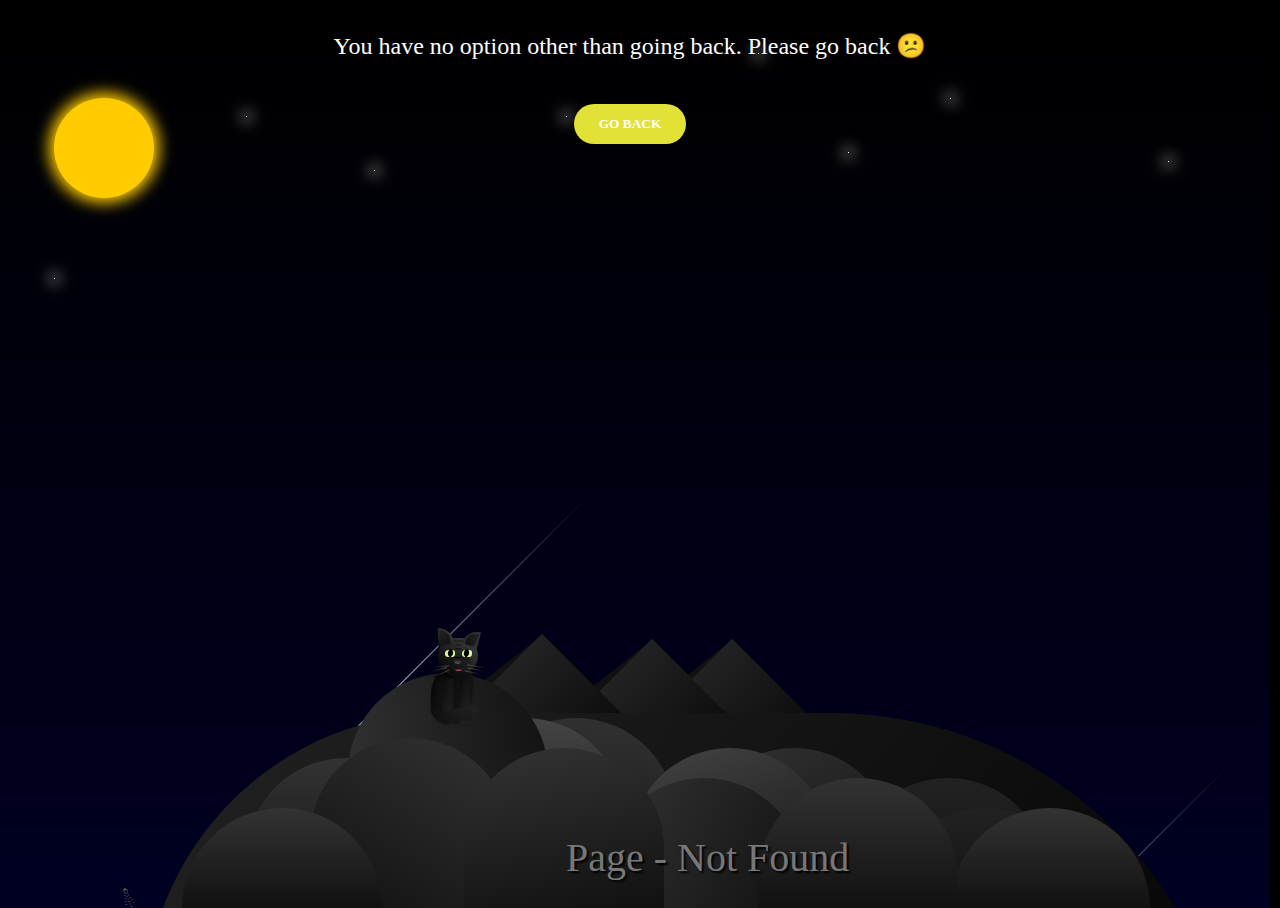
<file: no.html>
<!DOCTYPE html>
<html lang="en">
<head>
    <meta charset="UTF-8">
    <meta name="viewport" content="width=device-width, initial-scale=1.0">
    <title>Go Back Saad</title>
    <link rel="shortcut icon" href="images/26a0.png" type="image/svg+xml">

    <link rel="stylesheet" href="no.css">
   
</head>
<body>
  
    <div class="fon">
        <!-- Your animated background elements here -->
        <div class="horizon"><div></div><div></div><div></div><div></div><div></div><div></div><div></div><div></div><div></div><div></div><div></div><div></div><div></div><div></div><div></div><div></div></div>
        <div class="hill"></div>
        <span class="not-found">Page - Not Found</span>
        <!-- <span class="page-404">ERROR 404</span> -->
        <div class="moon-sky"></div>
        <div class="satellite">☄</div>
        <div class="meteores">
            <div></div>
            <div></div>
            <div></div>
        </div>
        <div class="cosmos-star">
            <div></div>
            <div></div>
            <div></div>
            <div></div>
            <div></div>
            <div></div>
            <div></div>
            <div></div>
        </div>
        <div class="my-cat">
            <div class="ear-l">
                <div class="ear-fur-l"></div>
            </div>
            <div class="ear-r">
                <div class="ear-fur-r"></div>
            </div>
            <div class="head-cat">
                <div class="tabby-cat"></div>
                <div class="tabby-cat-1"></div>
                <div class="tabby-cat-2"></div>
                <div class="eye-l">
                    <div class="eye-lz"></div>
                </div>
                <div class="cat-nose"></div>
                <div class="eye-r">
                    <div class="eye-rz"></div>
                </div> 
                <div class="muzzle-cat"></div>
                <div class="jaws-cat"></div>
                <div class="whiskers">
                    <div></div>
                    <div></div>
                    <div></div>
                    <div></div>
                    <div></div>
                    <div></div>
                </div>
            </div>
            <div class="body-cat"></div>
            <div class="body-cat-1"></div>
            <div class="paw-cat-l"><div></div></div>
            <div class="paw-cat-r"><div></div></div>
            <div class="tail-cat"></div>
        </div>
        <div class="rock">
            <div class="rock-mountain_1"></div>
            <div class="rock-mountain_s_1"></div>
            <div class="rock-mountain_2"></div>
            <div class="rock-mountain_s_2"></div>
            <div class="rock-mountain_3"></div>
            <div class="rock-mountain_s_3"></div>
        </div>
        <!-- Text overlay -->
        <div class="text-over">
            <p style="font-family: serif;">You have no option other than going back. Please go back &#128533;</p>
            <a href="page4.html"><button class="btn" style=" font-family: cursive; cursor: pointer;"> GO BACK</button></a>
            
        </div>
    </div>
</body>
</html>
</file>
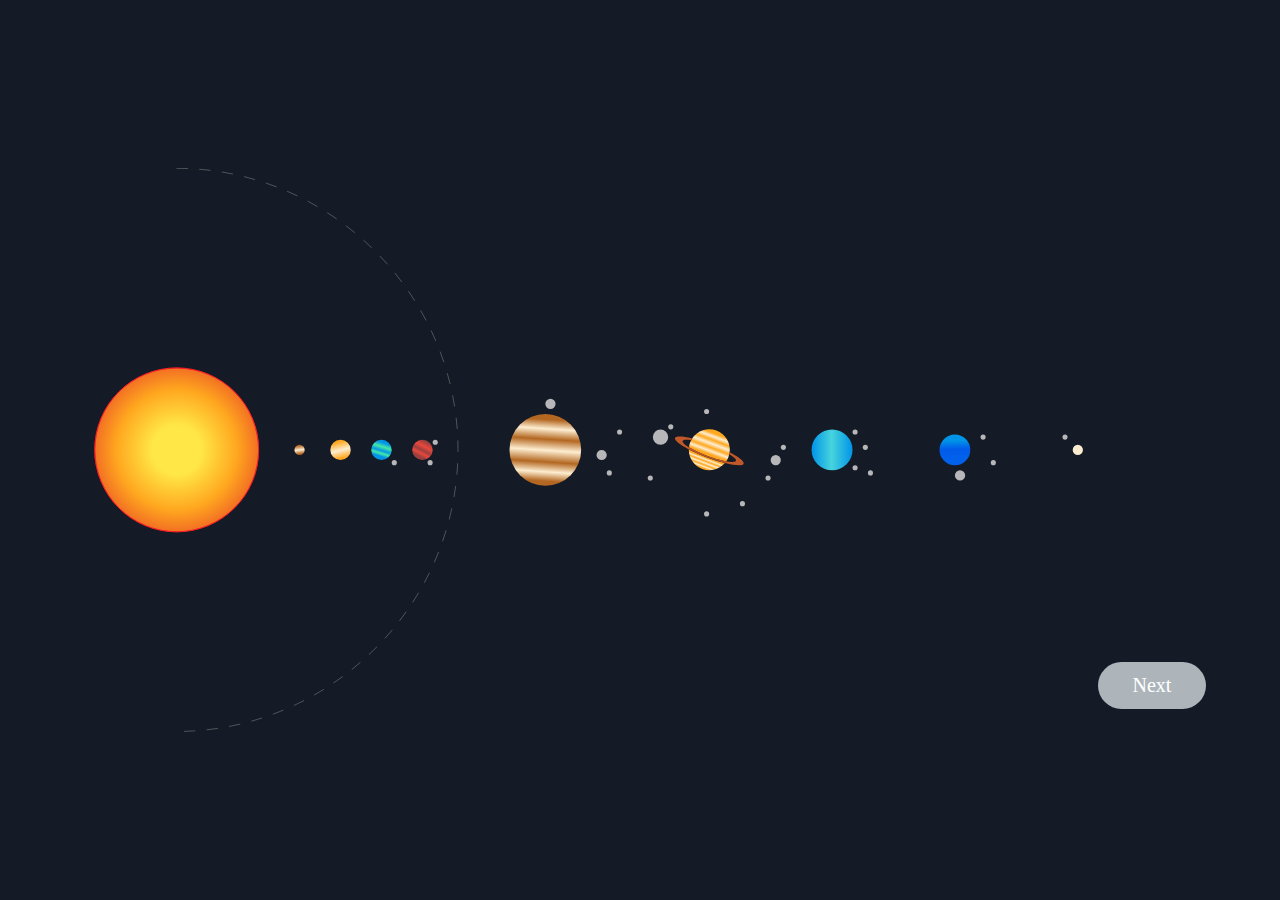
<file: page7.html>
<!DOCTYPE html>
<html lang="en">
  <head>
    <meta charset="UTF-8" />
    <meta http-equiv="X-UA-Compatible" content="IE=edge" />
    <meta name="viewport" content="width=device-width, initial-scale=1.0" />
    <link rel="shortcut icon" href="images/moon2.png" type="image/svg+xml">

    <title>Isn't that interesting?</title>
    <link rel="stylesheet" type="text/css" href="page7.css" />
  </head>
  <body>
    <div class="container">
      <svg
        id="SolarSystem"
        xmlns="http://www.w3.org/2000/svg"
        xmlns:xlink="http://www.w3.org/1999/xlink"
        viewBox="0 0 1800 991"
      >
        <defs>
          <linearGradient
            id="linear-gradient"
            x1="395.59"
            y1="488.18"
            x2="397.36"
            y2="502.41"
            gradientUnits="userSpaceOnUse"
          >
            <stop offset="0" stop-color="#b36721" />
            <stop offset="0.52" stop-color="#fdedd0" />
            <stop offset="1" stop-color="#b36721" />
          </linearGradient>
          <linearGradient
            id="linear-gradient-2"
            x1="464.98"
            y1="481.63"
            x2="472.09"
            y2="509.63"
            gradientUnits="userSpaceOnUse"
          >
            <stop offset="0" stop-color="#ffa81f" />
            <stop offset="0.52" stop-color="#fdedd0" />
            <stop offset="1" stop-color="#ffa81f" />
          </linearGradient>
          <radialGradient
            id="radial-gradient"
            cx="180.5"
            cy="495.5"
            r="144"
            gradientUnits="userSpaceOnUse"
          >
            <stop offset="0.3" stop-color="#ffe747" />
            <stop offset="0.73" stop-color="#ffa81f" />
            <stop offset="1" stop-color="#f27023" />
          </radialGradient>
          <linearGradient
            id="linear-gradient-3"
            x1="544.36"
            y1="482.95"
            x2="537.25"
            y2="506.06"
            gradientUnits="userSpaceOnUse"
          >
            <stop offset="0" stop-color="#0094e8" />
            <stop offset="0.31" stop-color="#45e8a6" />
            <stop offset="0.59" stop-color="#0499e4" />
            <stop offset="0.8" stop-color="#45e8a6" />
            <stop offset="1" stop-color="#0094e8" />
          </linearGradient>
          <linearGradient
            id="linear-gradient-4"
            x1="619.49"
            y1="481.86"
            x2="607.04"
            y2="506.15"
            gradientUnits="userSpaceOnUse"
          >
            <stop offset="0" stop-color="#9c403d" />
            <stop offset="0.31" stop-color="#ea473d" />
            <stop offset="0.59" stop-color="#9c403d" />
            <stop offset="0.8" stop-color="#ea473d" />
            <stop offset="1" stop-color="#9c403d" />
          </linearGradient>
          <linearGradient
            id="linear-gradient-5"
            x1="832.01"
            y1="442.22"
            x2="824.9"
            y2="550.07"
            gradientUnits="userSpaceOnUse"
          >
            <stop offset="0" stop-color="#b36721" />
            <stop offset="0.15" stop-color="#fdedd0" />
            <stop offset="0.32" stop-color="#b36721" />
            <stop offset="0.5" stop-color="#fdedd0" />
            <stop offset="0.69" stop-color="#b36721" />
            <stop offset="0.85" stop-color="#fdedd0" />
            <stop offset="1" stop-color="#b36721" />
          </linearGradient>
          <linearGradient
            id="linear-gradient-6"
            x1="1224.17"
            y1="519.29"
            x2="1224.17"
            y2="537.77"
            gradientTransform="translate(253.58 -396.55) rotate(20.47)"
            gradientUnits="userSpaceOnUse"
          >
            <stop offset="0" stop-color="#ffa81f" />
            <stop offset="0.15" stop-color="#fdedd0" />
            <stop offset="0.32" stop-color="#ffa81f" />
            <stop offset="0.5" stop-color="#fdedd0" />
            <stop offset="0.69" stop-color="#ffa81f" />
            <stop offset="0.85" stop-color="#fdedd0" />
            <stop offset="1" stop-color="#ffa81f" />
          </linearGradient>
          <linearGradient
            id="linear-gradient-7"
            x1="1224.2"
            y1="474.2"
            x2="1224.2"
            y2="510.95"
            xlink:href="#linear-gradient-6"
          />
          <linearGradient
            id="linear-gradient-8"
            x1="1296.5"
            y1="495.5"
            x2="1368.5"
            y2="495.5"
            gradientUnits="userSpaceOnUse"
          >
            <stop offset="0" stop-color="#0094e8" />
            <stop offset="0.49" stop-color="#47d4dd" />
            <stop offset="1" stop-color="#0094e8" />
          </linearGradient>
          <linearGradient
            id="linear-gradient-9"
            x1="1548.19"
            y1="479.16"
            x2="1548.78"
            y2="509.98"
            gradientUnits="userSpaceOnUse"
          >
            <stop offset="0" stop-color="#0094e8" />
            <stop offset="0.49" stop-color="#015beb" />
            <stop offset="1" stop-color="#0161eb" />
          </linearGradient>
        </defs>
        <circle
          id="MercuryCentre"
          cx="396.5"
          cy="495.5"
          r="9"
          fill="url(#linear-gradient)"
        />
        <circle
          id="VenusCentre"
          cx="468.5"
          cy="495.5"
          r="18"
          fill="url(#linear-gradient-2)"
        />
        <g id="SunGroup">
          <circle cx="180.5" cy="495.5" r="144" fill="url(#radial-gradient)" />
          <circle
            class="SunRing1"
            cx="180.5"
            cy="495.5"
            r="144"
            fill="none"
            stroke="#ff1d25"
            stroke-miterlimit="10"
          />
          <circle
            class="SunRing2"
            cx="180.5"
            cy="495.5"
            r="144"
            fill="none"
            stroke="#ff1d25"
            stroke-miterlimit="10"
          />
          <circle
            class="SunRing3"
            cx="180.5"
            cy="495.5"
            r="144"
            fill="none"
            stroke="#ff1d25"
            stroke-miterlimit="10"
          />
        </g>
        <g id="EarthGroup">
          <circle
            id="Earth"
            cx="540.5"
            cy="495.5"
            r="18"
            fill="url(#linear-gradient-3)"
          />
          <circle
            class="Moon EarthMoon"
            cx="563"
            cy="518"
            r="4.5"
            fill="#b7b7b9"
          />
        </g>
        <g id="MarsGroup">
          <circle
            id="Mars"
            cx="612.5"
            cy="495.5"
            r="18"
            fill="url(#linear-gradient-4)"
          />
          <circle
            class="Moon MarsMoon1"
            cx="626"
            cy="518"
            r="4.5"
            fill="#b7b7b9"
          />
          <circle
            class="Moon MarsMoon2"
            cx="635"
            cy="482"
            r="4.5"
            fill="#b7b7b9"
          />
        </g>
        <path
          id="AsteroidBelt"
          d="M287.5,9c271.55,0,495,223.45,495,495s-223.45,495-495,495"
          transform="translate(-107.5 -8.5)"
          fill="none"
          stroke="gray"
          stroke-miterlimit="10"
        />
        <g id="JupiiterGroup">
          <circle
            id="Jupiter"
            cx="828.5"
            cy="495.5"
            r="63"
            fill="url(#linear-gradient-5)"
          />
          <circle
            class="Moon JupiterMoon"
            style="--i: 0"
            cx="837.5"
            cy="414.5"
            r="9"
            fill="#b7b7b9"
          />
          <circle
            class="Moon JupiterMoon"
            style="--i: 1"
            cx="927.5"
            cy="504.5"
            r="9"
            fill="#b7b7b9"
          />
          <circle
            class="Moon JupiterMoon"
            style="--i: 2"
            cx="941"
            cy="536"
            r="4.5"
            fill="#b7b7b9"
          />
          <circle
            class="Moon JupiterMoon"
            style="--i: 3"
            cx="959"
            cy="464"
            r="4.5"
            fill="#b7b7b9"
          />
        </g>
        <g id="SaturnGroup">
          <path
            d="M1251.62,527.13a36,36,0,0,1-63.37-23.86,293.89,293.89,0,0,0,31.83,13.91A298.77,298.77,0,0,0,1251.62,527.13Z"
            transform="translate(-107.5 -8.5)"
            fill="url(#linear-gradient-6)"
          />
          <path
            d="M1258,516.31a35.88,35.88,0,0,1-4.14,7.92,208.15,208.15,0,0,1-32.82-9.57c-13.14-4.91-24.63-10.35-32.53-15.16a36,36,0,0,1,2-8.37,35.91,35.91,0,0,1,3.65-7.2,36,36,0,0,1,65.8,24.34,35.38,35.38,0,0,1-.63,3.51A36.08,36.08,0,0,1,1258,516.31Z"
            transform="translate(-107.5 -8.5)"
            fill="url(#linear-gradient-7)"
          />
          <path
            d="M1284.63,528.39c-1.54,4.13-14.67,3.35-33-1.26a298.77,298.77,0,0,1-31.54-10,293.89,293.89,0,0,1-31.83-13.91c-16-8.25-25.78-15.91-24.28-19.92s13.33-3.4,30.2.58a36.58,36.58,0,0,0-1.86,3.17c-8.41-1.34-14-1-14.85,1.29s3.39,6.45,11,11.11c7.9,4.81,19.39,10.25,32.53,15.16a208.15,208.15,0,0,0,32.82,9.57c9.77,1.81,16.36,1.66,17.3-.87s-3.66-6.72-11.8-11.58a35.38,35.38,0,0,0,.63-3.51C1276.19,516.61,1286.14,524.35,1284.63,528.39Z"
            transform="translate(-107.5 -8.5)"
            fill="#c05829"
          />
          <circle
            class="Moon SaturnMoon"
            style="--i: 0"
            cx="1049"
            cy="455"
            r="4.5"
            fill="#b7b7b9"
          />
          <circle
            class="Moon SaturnMoon"
            style="--i: 1"
            cx="1031"
            cy="473"
            r="13.5"
            fill="#b7b7b9"
          />
          <circle
            class="Moon SaturnMoon"
            style="--i: 2"
            cx="1013"
            cy="545"
            r="4.5"
            fill="#b7b7b9"
          />
          <circle
            class="Moon SaturnMoon"
            style="--i: 3"
            cx="1112"
            cy="428"
            r="4.5"
            fill="#b7b7b9"
          />
          <circle
            class="Moon SaturnMoon"
            style="--i: 4"
            cx="1175"
            cy="590"
            r="4.5"
            fill="#b7b7b9"
          />
          <circle
            class="Moon SaturnMoon"
            style="--i: 5"
            cx="1112"
            cy="608"
            r="4.5"
            fill="#b7b7b9"
          />
          <circle
            class="Moon SaturnMoon"
            style="--i: 6"
            cx="1220"
            cy="545"
            r="4.5"
            fill="#b7b7b9"
          />
          <circle
            class="Moon SaturnMoon"
            style="--i: 7"
            cx="1233.5"
            cy="513.5"
            r="9"
            fill="#b7b7b9"
          />
          <circle
            class="Moon SaturnMoon"
            style="--i: 8"
            cx="1247"
            cy="491"
            r="4.5"
            fill="#b7b7b9"
          />
        </g>
        <g id="UranusGroup">
          <circle
            id="Uranus"
            cx="1332.5"
            cy="495.5"
            r="36"
            fill="url(#linear-gradient-8)"
          />
          <circle
            class="Moon UranusMoon"
            style="--i: 0"
            cx="1373"
            cy="464"
            r="4.5"
            fill="#b7b7b9"
          />
          <circle
            class="Moon UranusMoon"
            style="--i: 1"
            cx="1391"
            cy="491"
            r="4.5"
            fill="#b7b7b9"
          />
          <circle
            class="Moon UranusMoon"
            style="--i: 2"
            cx="1400"
            cy="536"
            r="4.5"
            fill="#b7b7b9"
          />
          <circle
            class="Moon UranusMoon"
            style="--i: 3"
            cx="1373"
            cy="527"
            r="4.5"
            fill="#b7b7b9"
          />
        </g>
        <g id="NeptuneGroup">
          <circle
            id="NeptuneCentre"
            cx="1548.5"
            cy="495.5"
            r="27"
            fill="url(#linear-gradient-9)"
          />
          <circle
            class="Moon NeptuneMoon"
            style="--i: 0"
            cx="1598"
            cy="473"
            r="4.5"
            fill="#b7b7b9"
          />
          <circle
            class="Moon NeptuneMoon"
            style="--i: 1"
            cx="1616"
            cy="518"
            r="4.5"
            fill="#b7b7b9"
          />
          <circle
            class="Moon NeptuneMoon"
            style="--i: 2"
            cx="1557.5"
            cy="540.5"
            r="9"
            fill="#b7b7b9"
          />
        </g>
        <g id="PlutoGroup">
          <circle id="Pluto" cx="1764.5" cy="495.5" r="9" fill="#fdedd0" />
          <circle
            class="Moon PlutoMoon"
            cx="1742"
            cy="473"
            r="4.5"
            fill="#b7b7b9"
          />
        </g>
      </svg>
      <a href="page8.html"><button class="btn" style="font-family: cursive; cursor: pointer;"><i class="fas fa-arrow-right"></i> Next</button></a>
    </div>
    
  </body>
</html>
</file>
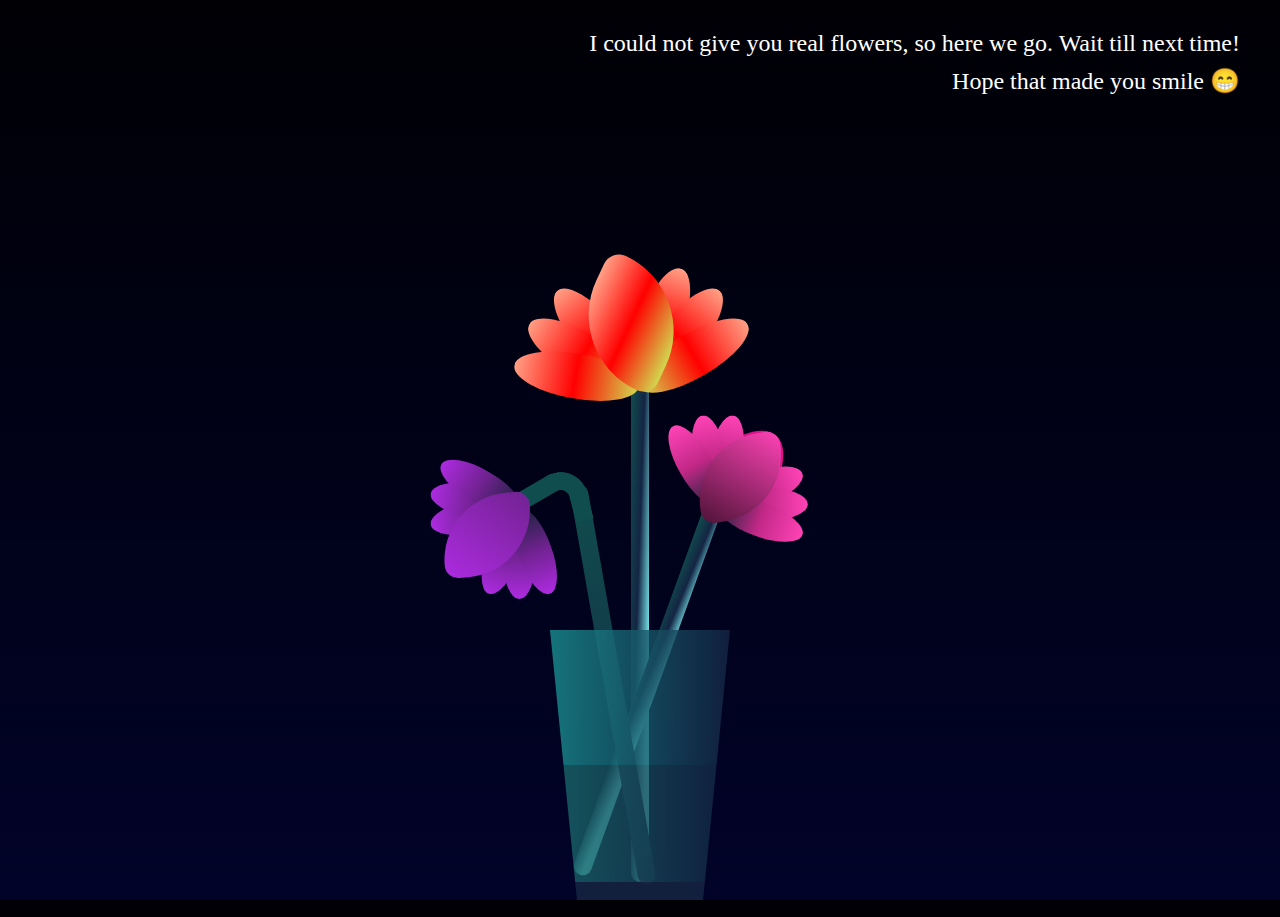
<file: page8.html>
<!DOCTYPE html>
<html lang="en">
<head>
    <meta charset="UTF-8">
    <meta name="viewport" content="width=device-width, initial-scale=1.0">
    <title>For You</title>
    <link rel="shortcut icon" href="images/flower.png" type="image/svg+xml">

    <link rel="stylesheet" href="page8.css">
</head>
<body>
    <div class="message">
        <p>I could not give you real flowers, so here we go. Wait till next time!</p>
        <p>Hope that made you smile &#128513;</p>
    </div>

    <div class="flower">
        <div class="f-wrapper">
            <div class="flower__line"></div>
            <div class="f">
                <div class="flower__leaf flower__leaf--1"></div>
                <div class="flower__leaf flower__leaf--2"></div>
                <div class="flower__leaf flower__leaf--3"></div>
                <div class="flower__leaf flower__leaf--4"></div>
                <div class="flower__leaf flower__leaf--5"></div>
                <div class="flower__leaf flower__leaf--6"></div>
                <div class="flower__leaf flower__leaf--7"></div>
                <div class="flower__leaf flower__leaf--8 flower__fall-down--yellow"></div>
            </div>
        </div>

        <div class="f-wrapper f-wrapper--2">
            <div class="flower__line"></div>
            <div class="f">
                <div class="flower__leaf flower__leaf--1"></div>
                <div class="flower__leaf flower__leaf--2"></div>
                <div class="flower__leaf flower__leaf--3"></div>
                <div class="flower__leaf flower__leaf--4"></div>
                <div class="flower__leaf flower__leaf--5"></div>
                <div class="flower__leaf flower__leaf--6"></div>
                <div class="flower__leaf flower__leaf--7"></div>
                <div class="flower__leaf flower__leaf--8 flower__fall-down--pink"></div>
            </div>
        </div>

        <div class="f-wrapper f-wrapper--3">
            <div class="flower__line"></div>
            <div class="f">
                <div class="flower__leaf flower__leaf--1"></div>
                <div class="flower__leaf flower__leaf--2"></div>
                <div class="flower__leaf flower__leaf--3"></div>
                <div class="flower__leaf flower__leaf--4"></div>
                <div class="flower__leaf flower__leaf--5"></div>
                <div class="flower__leaf flower__leaf--6"></div>
                <div class="flower__leaf flower__leaf--7"></div>
                <div class="flower__leaf flower__leaf--8 flower__fall-down--purple"></div>
            </div>
        </div>
        <div class="flower__glass"></div>
    </div>
</body>
</html>
</file>
<file: no.css>
.text-over {
  position: relative;
  
  color: white;
  text-align: center;
  font-size: 24px;
  z-index: 10; /* Ensure text is above other elements */
}
@media (max-width: 768px) {
  .text-over {
    font-size: 14px;
    left: 10%;
    transform: none; /* Remove previous transform */
    text-align: center; /* Center align text */
  }

  button.btn {
    margin-left: 0; /* Reset margin for smaller screens */
    margin-top: 10px; /* Adjust top margin */
    font-size: 12px; /* Decrease font size */
    padding: 8px 15px; /* Decrease padding */
    border-radius: 30px; /* Adjust border radius */
  }
  .not-found,
  .error-404 {
    font-size: 14px; /* Further decrease font size for smaller screens if needed */
  }
}
@media (max-width: 480px){
  .text-over{
    text-align: center;
    
  }
}

button.btn {
  /* font-size: 20px; */
  font-weight: 600;
  padding: 12px 25px;
  background: rgb(225, 225, 54);
  color: white;
  border-radius: 40px;
  border: none;
  align-items: center;
  text-align: center;
  display: inline-block;
  white-space: nowrap;
  transition: all 0.3s ease;
  margin-top: 20px;
}

button.btn:hover {
  transform: scale(1.05);
  background-color:yellow;
}

body {background:#000}
.fon {overflow:hidden;left:-10px;position:absolute;width:100%;height:100%;background:linear-gradient(#000,#002)}
.rock-mountain_1,.rock-mountain_s_1,.rock-mountain_2,.rock-mountain_s_2,.rock-mountain_3,.rock-mountain_s_3 {width:140px; height:140px;background:linear-gradient(90deg,#222,#000);transform:rotate(45deg);position:absolute;}
.rock{position:absolute;bottom:3%;left:40%}
.rock-mountain_1{z-index:8;left:140px;bottom:25px;width:180px; height:180px;}
.rock-mountain_s_1 {z-index:7;transform:rotate(52deg);left:125px;bottom:25px;width:180px; height:180px;background:#111}
.rock-mountain_2 {z-index:11;left:-50px;bottom:30px;width:180px; height:180px;}
.rock-mountain_s_2 {z-index:10;transform:rotate(52deg);left:-65px;bottom:30px;width:180px; height:180px;background:#111}
.rock-mountain_3 {z-index:10;left:60px;bottom:25px;width:180px; height:180px;}
.rock-mountain_s_3 {z-index:9;transform:rotate(52deg);left:45px;bottom:25px;width:180px; height:180px;background:#111}
.horizon div{left:20%;z-index:15;position:absolute;bottom:0;border-radius:100px 100px 0 0; background:linear-gradient(#333,#111);width:200px;height:150px}
.horizon div:nth-child(2){z-index: 15;
left: 48%;
bottom: 0px;
height: 130px;
background:linear-gradient(120deg, #333, #111)}
.horizon div:nth-child(3){z-index:14;background:linear-gradient(#222,#111);left:40%;bottom:0px;height:180px;width:150px}
.horizon div:nth-child(4){z-index:14;background:linear-gradient(190deg,#333,#111);left:38%;bottom:20px;height:170px}
.horizon div:nth-child(5){z-index:15;left:25%;bottom:0px;height:170px;background:linear-gradient(210deg,#333,#111)}
.horizon div:nth-child(6){background:linear-gradient(180deg,#444,#111);z-index:14;left:34%;bottom:0px;height:190px}
.horizon div:nth-child(7){background:linear-gradient(170deg,#333,#111);z-index:13;left:55%;bottom:0;height:140px}
.horizon div:nth-child(8){background:linear-gradient(160deg,#444,#111);z-index:14;left:50%;bottom:0;height:160px}
.horizon div:nth-child(9){background:linear-gradient(170deg,#333,#111);z-index:15;left:37%;bottom:0px;height:160px}
.horizon div:nth-child(10){background:linear-gradient(-210deg,#333,#111);z-index:13;left:55%;bottom:0px;height:160px}
.horizon div:nth-child(11){background:linear-gradient(-180deg,#222,#111);z-index:13;left:67%;bottom:0px;height:130px}
.horizon div:nth-child(12){background:linear-gradient(-180deg,#222,#111);z-index:15;left:70%;bottom:0px;height:100px}
.horizon div:nth-child(13){background:linear-gradient(180deg,#333,#111);z-index:110;left:15%;bottom:0px;height:100px}
.horizon div:nth-child(14){background:linear-gradient(180deg,#333,#111);z-index:110;left:75%;bottom:0px;height:100px}
.horizon div:nth-child(15){background:linear-gradient(180deg,#333,#111);z-index:110;left:60%;bottom:0px;height:130px}
.horizon div:nth-child(16){width:85%;height:600px;border-radius:300px 400px 0 0;background:linear-gradient(130deg,#222,#000);z-index:12;left:12%;bottom:-405px}
.satellite{-webkit-animation:satellit-anima 25s linear infinite;-moz-animation:satellit-anima 25s linear infinite;animation:satellit-anima 25s linear infinite;transform:rotate(120deg);z-index:5;color:#888;font-size:18px;position:absolute;left:10%;bottom:0}

.hill {z-index:14;background:linear-gradient(80deg,#333,#111);position:absolute;bottom:5%;left:28%;width:200px;height:190px;border-radius:100px 100px 0 0;}

.moon-sky {
  -webkit-animation:moon-anim 3s linear alternate-reverse infinite;
  -moz-animation:moon-anim 3s linear alternate-reverse infinite;
  animation:moon-anim 3s linear alternate-reverse infinite ;box-shadow:0 0 15px 5px #fc0;width:100px;height:100px;border-radius:50px;background:#fc0;position:absolute;top:10%;left:5%}
.cosmos-star div{-webkit-animation:star-anim 200ms linear alternate-reverse infinite;
  -moz-animation:star-anim 200ms linear alternate-reverse infinite;
  animation:star-anim 200ms linear alternate-reverse infinite;
position:absolute;height:1px;width:1px;box-shadow:0 0 15px 3px #fff;background:#fff;}
.cosmos-star div:nth-child(1){left:75%;top:10%}
.cosmos-star div:nth-child(2){left:45%;top:12%}
.cosmos-star div:nth-child(3){left:20%;top:12%}
.cosmos-star div:nth-child(4){left:30%;top:18%}
.cosmos-star div:nth-child(5){left:92%;top:17%}
.cosmos-star div:nth-child(6){left:60%;top:5%}
.cosmos-star div:nth-child(7){left:67%;top:16%}
.cosmos-star div:nth-child(8){left:5%;top:30%}

.meteores div{position:absolute;top:50px;left:280px;width:400px;height:1px;transform:rotate(-45deg);
background:linear-gradient(to left,transparent 0%,#fff 100%)}
.meteores div:before{content:'';position:absolute;width:4px;height:5px;background:#fff;
border-radius:50%;box-shadow:0 0 14px 4px white;margin-top:-2px}
.meteores div:nth-child(1){top:45%;left:100%;-webkit-animation:meteors 3s linear infinite;
-moz-animation:meteors 3s linear infinite;animation:meteors 3s linear infinite}
.meteores div:nth-child(2){top:100%;left:70%;-webkit-animation:meteors 4s linear infinite;
-moz-animation:meteors 4s linear infinite;animation:meteors 4s linear infinite}
.meteores div:nth-child(3){top:70%;left:20%;-webkit-animation:meteors 2s linear infinite;
-moz-animation:meteors 2s linear infinite;animation:meteors 2s linear infinite}

.page-404,.not-found{transform:rotate(0deg);font:55px 'Carter One', cursive; color:#777;position:absolute;display:block;bottom:10%;left:46.5%;z-index:120;text-shadow:2px 2px 2px #000}
.not-found{bottom:3%;left:45%;font-size:40px;}

.my-cat{z-index:100;position:absolute;left:35%;bottom:235px}
.ear-l,.ear-r,.ear-fur-l,.ear-fur-r{position:relative;z-index:2;border-radius:0 50px 0 0px;width:12px;height:14px;margin:0px 0 -16px 0px;padding:2px;transform:rotate(-2deg);background:linear-gradient(40deg,#111,#444)}
.ear-r,.ear-fur-r{border-radius:50px 0px 10px 0px;margin:0 25px -10px;transform:rotate(15deg);background:linear-gradient(-50deg,#333,#333,#111);}
.ear-fur-l,.ear-fur-r{border-radius:0 50px 0 20px;padding:0;background:linear-gradient(-30deg,#111,#222);width:10px;height:14px}
.ear-fur-r{margin:0 2px;background:linear-gradient(-290deg,#111,#222);transform:rotate(8deg);border-radius:50px 0px 20px}
.head-cat{z-index:1;position:relative;border-radius:50px;width:40px;height:35px;background:linear-gradient(40deg,#000,#444);box-shadow:0 2px 1px #111}
.tabby-cat,.tabby-cat-1,.tabby-cat-2{width:20px;height:2px; background:#222;position:absolute;margin:2px 10px}
.tabby-cat-1{margin:6px 10px;background:#222}
.tabby-cat-2{height:2px;margin:10px 17px;background:linear-gradient(#111,#222);width:6px}
.muzzle-cat{width:22px;height:15px;background:linear-gradient(60deg,#111, #222);border-radius:50px;top:18px;left:11px;position:absolute}
.whiskers div,.whiskers div:nth-child(3) {height:1px;width:16px;background:linear-gradient(90deg,#000,#555);position:absolute;left:-7px;top:31px;transform:rotate(-15deg)}
.whiskers div:nth-child(1){top:28px;left:-5px;transform:rotate(-5deg)}
.whiskers div:nth-child(2){width:17px;top:35px;left:-5px;transform:rotate(-25deg)}
.whiskers div:nth-child(3),.whiskers div:nth-child(4),.whiskers div:nth-child(5){background:linear-gradient(90deg,#555,#000);transform:rotate(10deg);left:30px;top:31px}
.whiskers div:nth-child(4){left:29px;top:28px;transform:rotate(--2deg);width:20px;}
.whiskers div:nth-child(5){left:27px;top:34px}
.jaws-cat{-webkit-animation:jaws-cat 5s infinite;
-moz-animation:jaws-cat 5s infinite;
  animation:jaws-cat 5s infinite;position:absolute;border-radius:30px 10px;position:absolute;border-radius:20px 20px 70px 70px;width:7px;height:3px;background:linear-gradient(#000,#d46);z-index:50;top:30px;left:17px}
.eye-l,.eye-r{
  -webkit-animation:sleep-cat 7s linear infinite;
-moz-animation:sleep-cat 7s linear infinite;
  animation:sleep-cat 7s linear infinite;position:absolute;border-radius:35px 25px 30px 30px;width:10px;height:7px;background:#df9;z-index:500;top:12px;left:7px}
.eye-r{left:24px!important}
.eye-lz,.eye-rz{
  -webkit-animation:eye-cat 7s linear infinite;
-moz-animation:eye-cat 7s linear infinite;
  animation:eye-cat 7s linear infinite;position:absolute;border-radius:30px 10px;transform:rotate(-45deg);width:7px;height:6px;background:#000;z-index:500;left:2px;top:0px}
.eye-rz{left:1px;}
.cat-nose{position:absolute;border-radius:20px 20px 70px 70px;width:7px;height:7px;background:linear-gradient(#000,#555);z-index:500;margin:19px 16px}
.body-cat{transform:rotate(2deg)}
.body-cat,.body-cat-1 {width:30px;height:60px;border-radius:70px 0px 5px 35px;margin:-10px -7px;background:linear-gradient(120deg,#000,#111,#222);position:absolute}
.body-cat-1{border-radius:25px 80px 25px 25px;height:65px;margin:-14px 6px}
.paw-cat-l,.paw-cat-r {position:absolute;width:12px;height:46px;margin:5px 4px;background:linear-gradient(150deg,rgba(1,1,1,.4) ,rgba(34,34,34,.8)),linear-gradient(92deg,#111 3px,#222 70%,#111 );box-shadow:-5px -2px 5px #111;border-radius:30px 0 5px 15px}
.paw-cat-r{margin:5px 22px;border-radius:0px 30px 15px 5px;background:linear-gradient(rgba(1,1,1,.4) ,rgba(34,34,34,.8)),linear-gradient(90deg,#111,#222 70%,#111);}
.paw-cat-l div,.paw-cat-r div,.tail-cat {border-radius:70px 10px 70px 10px;background:linear-gradient(#111,#222);position:absolute;width:12px;height:7px;top:38px;left:1px}
.paw-cat-r div {border-radius:10px 70px 10px 70px;}
.tail-cat{transform:rotate(-15deg);top:80px;width:40px;height:13px;border-radius:40px;background:linear-gradient(60deg,#111,#222)}

@-webkit-keyframes eye-cat {0%{left:3px} 10%{border-radius:30px} 20%{border-radius:30px;} 30% {left:1px} 40%{top:2px;right:2px} 50%{left:4px} 60%{bottom:2px} 70%{bottom:0px;width:0} 71%{width:5px} 80%{left:2px}97%{bottom:1px;width:0} 100%{bottom:2px}}
@-moz-keyframes eye-cat {0%{left:3px} 10%{border-radius:30px} 20%{border-radius:30px;} 30% {left:1px} 40%{top:2px;right:2px} 50%{left:4px} 60%{bottom:2px} 70%{bottom:0px;width:0} 71%{width:5px} 80%{left:2px}97%{bottom:1px;width:0} 100%{bottom:2px}}
@keyframes eye-cat 
{0%{left:3px} 10%{border-radius:30px} 20%{border-radius:30px;} 30% {left:1px} 40%{top:2px;right:2px} 50%{left:4px} 60%{bottom:2px} 70%{bottom:0px;width:0} 71%{width:5px} 80%{left:2px}97%{bottom:1px;width:0} 100%{bottom:2px}}
@-webkit-keyframes sleep-cat {0%{height:7px;top:12px;border-radius:30px} 35%{height:8px;top:12px;border-radius:30px} 56%{height:4px;top:13px} 70%{height:3px;top:15px} 71%{height:8px;top:12px} 85%{height:3px;top:12px} 97%{height:0;top:15px}}
@-moz-keyframes sleep-cat {0%{height:7px;top:12px;border-radius:30px} 35%{height:8px;top:12px;border-radius:30px} 56%{height:4px;top:13px} 70%{height:3px;top:15px} 71%{height:8px;top:12px} 85%{height:3px;top:12px} 97%{height:0;top:15px}}
@keyframes sleep-cat 
{0%{height:7px;top:12px;border-radius:30px} 35%{height:8px;top:12px;border-radius:30px} 56%{height:4px;top:13px} 70%{height:3px;top:15px} 71%{height:8px;top:12px} 85%{height:3px;top:12px} 97%{height:0;top:15px}}
@-webkit-keyframes jaws-cat {0%{height:0} 50%{height:3px}100%{height:0}}
@-moz-keyframes jaws-cat {0%{height:0} 50%{height:3px}100%{height:0}}
@keyframes jaws-cat {0%{height:0} 50%{height:3px}100%{height:0}}
@-webkit-keyframes star-anim {0% {box-shadow:0 0 10px 2px #fff;}
  100% {box-shadow:0 0 5px 1px #fff;}}
@-moz-keyframes star-anim {0% {box-shadow:0 0 10px 2px #fff;}
  100% {box-shadow:0 0 5px 1px #fff;}}
@keyframes star-anim {0% {box-shadow:0 0 10px 2px #fff;}
  100% {box-shadow:0 0 5px 1px #fff;}}
@-webkit-keyframes moon-anim {0% {box-shadow:0 0 20px 5px #fc0;}
  100% {box-shadow:0 0 10px 5px #fc0;}}
@-moz-keyframes moon-anim {0% {box-shadow:0 0 20px 5px #fc0;}
  100% {box-shadow:0 0 10px 5px #fc0;}}
@keyframes moon-anim {0% {box-shadow:0 0 20px 5px #fc0;}
  100% {box-shadow:0 0 10px 5px #fc0;}}
@-webkit-keyframes satellit-anima {0% {bottom:0;opacity:0} 2%{opacity:1;transform:rotate(130deg)}15%{transform:rotate(120deg);color:#fff;text-shadow:0 0 8px}
35%{font-size:20px;left:15%;transform:rotate(180deg);}55%{font-size:17px;transform:rotate(185deg);color:#ff8;text-shadow:0 0 8px}57%{font-size:14px;} 100% {font-size:10px;transform:rotate(200deg);bottom:90%;left:90%;opacity:0}}
@-moz-keyframes satellit-anima {0% {bottom:0;opacity:0} 2%{opacity:1;transform:rotate(130deg)}15%{transform:rotate(120deg);color:#fff;text-shadow:0 0 8px}
35%{font-size:20px;left:15%;transform:rotate(180deg);}55%{font-size:17px;transform:rotate(185deg);color:#ff8;text-shadow:0 0 8px}57%{font-size:14px;} 100% {font-size:10px;transform:rotate(200deg);bottom:90%;left:90%;opacity:0}}
@keyframes satellit-anima {0% {bottom:0;opacity:0} 2%{opacity:1;transform:rotate(130deg)}15%{transform:rotate(120deg);color:#fff;text-shadow:0 0 8px}
35%{font-size:20px;left:15%;transform:rotate(180deg);}55%{font-size:17px;transform:rotate(185deg);color:#ff8;text-shadow:0 0 8px}57%{font-size:14px;} 100% {font-size:10px;transform:rotate(200deg);bottom:90%;left:90%;opacity:0}}

@-webkit-keyframes meteors{0%{margin:-300px -300px 0 0;opacity:1}8%{opacity:0}
30% {margin-top:300px -600px 0 0;opacity:0}100% {opacity:0}}
@-moz-keyframes meteors{0%{margin:-300px -300px 0 0;opacity:1}8%{opacity:0}
30% {margin-top:300px -600px 0 0;opacity:0}100% {opacity:0}}
@keyframes meteors{0%{margin:-300px -300px 0 0;opacity:1}8%{opacity:0}
30% {margin-top:300px -600px 0 0;opacity:0}100% {opacity:0}}
</file>
<file: page7.css>
body {
    margin: 0;
  }
  
  .container {
    background: #141a26;
    height: 100vh;
    display: flex;
    align-items: center;
    justify-content: center;
  }
  
  svg {
    width: 80%;
  }
  
  .SunRing1,
  .SunRing2,
  .SunRing3 {
    transform-origin: 180.5px 495.5px;
    animation: SunRingAnimation 1.5s linear infinite;
  }
  
  .SunRing2 {
    animation-delay: 0.5s;
  }
  
  .SunRing3 {
    animation-delay: 1s;
  }
  
  @keyframes SunRingAnimation {
    to {
      transform: scale(1.3);
      opacity: 0;
    }
  }
  
  #AsteroidBelt {
    stroke-dasharray: 20px;
    transform-origin: 180.5px 495.5px;
    animation: AsteroidBeltAnimation 5s linear infinite;
  }
  
  @keyframes AsteroidBeltAnimation {
    from {
      stroke-dashoffset: 1000;
    }
  }
  
  .Moon {
    animation: OrbitAnimation linear infinite;
  }
  
  @keyframes OrbitAnimation {
    to {
      transform: rotate(360deg);
    }
  }
  
  .EarthMoon {
    animation-duration: 5s;
    transform-origin: 540.5px 495.5px;
  }
  
  .MarsMoon1,
  .MarsMoon2 {
    transform-origin: 612.5px 495.5px;
  }
  
  .MarsMoon1 {
    animation-duration: 30s;
  }
  
  .MarsMoon2 {
    animation-duration: 50s;
  }
  
  .JupiterMoon,
  .SaturnMoon,
  .UranusMoon,
  .NeptuneMoon {
    animation-duration: calc(var(--i) * 5s + 5s);
  }
  
  .JupiterMoon {
    transform-origin: 828.5px 495.5px;
  }
  
  .SaturnMoon {
    transform-origin: 1116.75px 495.22px;
  }
  
  .UranusMoon {
    transform-origin: 1332.5px 495.5px;
  }
  
  .NeptuneMoon {
    transform-origin: 1548.5px 495.5px;
  }
  
  .PlutoMoon {
    animation-duration: 10s;
    transform-origin: 1764.5px 495.5px;
  }
  .btn{
    font-size: 20px;
    font-weight: 500;
    padding: 12px 35px;
    background: #ADB5BB;
    color: white;
    border-radius: 40px;
    border: none;
    z-index: 10;
    font-family: serif, cursive;
    /* display: inline-block; */
    white-space: nowrap;
    transition: all 0.3s ease;
    margin-top: 470px;
}
.btn:hover{
    transform: scale(1.05);
    background: #62676c;
    }
    @media (max-width: 768px) {
     
      .btn{
          padding: 8px 16px;
          font-size: 1em;
          border-radius: 40px;
      }
  }

  @media (max-width: 480px) {
      
      .btn {
          padding: 6px 12px;
          font-size: 0.8em;
          border-radius: 40px;
      }
    }
</file>
<file: page8.css>
*,
*::after,
*::before {
    padding: 0;
    margin: 0;
    box-sizing: border-box;
}

:root {
    --color-bg: linear-gradient(to top, #010329, #000005);
    --color-glass: linear-gradient(to left, #142544, #1a9092);
    --color-water: linear-gradient(to left, #142544, #1b6d6e);
    --color-flower: linear-gradient(to bottom, #ff4f6e, #ff1a6c, #b30059); /* Gradient for rose-like color */
}

body {
    background-image: var(--color-bg);
    min-height: 100vh;
    display: flex;
    justify-content: center;
    align-items: flex-end;
    overflow: hidden;
    color: white; /* Add this to ensure the text color is visible */
    font-family: Arial, sans-serif; /* Add this for a clean font */
    position: relative; /* To use absolute positioning for the message */
}

.message {
    position: absolute;
    top: 20px; /* Positioning from the top */
    right: 20px; /* Positioning from the right */
    text-align: right; /* Align text to the right */
    font-size: 24px; /* Adjust font size as needed */
    font-family: cursive;
}

.message p {
    margin: 10px 0;
    padding: 0 20px;
    color: white;
    border-radius: 10px;
}
@media (max-width: 768px) {
    .message {
        font-size: 20px;
    }
    p {
        font-size: 1em;
    }
    
}

@media (max-width: 480px) {
    .message {
        font-size: 1.5em;
    }
    p {
        font-size: 0.9em;
    }
    }
.flower {
    position: relative;
    animation: flower-move 10s linear infinite; /* Added animation for flower movement */
}

.flower__glass {
    width: 20vmin;
    height: 30vmin;
    background-image: var(--color-glass);
    clip-path: polygon(0 0, 100% 0, 85% 100%, 15% 100%);
    opacity: .8;
    position: relative;
}

.flower__glass::after {
    content: '';
    position: absolute;
    bottom: 0;
    left: 0;
    background-color: #182843;
    width: 100%;
    height: 2vmin;
}

.flower__glass::before {
    content: '';
    position: absolute;
    bottom: 0;
    left: 0;
    background-image: var(--color-water);
    width: 100%;
    height: 15vmin;
}

.f-wrapper {
    position: absolute;
    left: 45%;
    bottom: 2vmin;
}

.f-wrapper--2 {
    left: 50%;
    bottom: 5%;
    transform-origin: 10% left;
    transform: rotate(20deg);
}

.f-wrapper--3 {
    left: 30%;
    bottom: 5%;
    transform-origin: 10% left;
    transform: rotate(-10deg);
}

.f-wrapper--3 .flower__line {
    height: 45vmin;
    position: relative;
}

.f-wrapper--3 .flower__line::after {
    content: '';
    position: absolute;
    left: 0;
    top: 0;
    width: 6vmin;
    height: 6vmin;
    transform: translate(-69%, -30%) rotate(-5deg);
    border-radius: 10vmin 10vmin 0 0;
    border: 2vmin solid #104d4e;
    border-bottom: transparent;
    border-left: transparent;
}

.f-wrapper--3 .flower__line::before {
    content: '';
    position: absolute;
    left: -40%;
    top: -1%;
    width: 6vmin;
    height: 2vmin;
    transform-origin: right;
    transform: translate(-100%, -80%) rotate(-20deg);
    background-color: #104d4e;
    border-radius: 2vmin;
}

.f-wrapper--3 .flower__line {
    background-image: linear-gradient(to top, #142544, #104d4e);
}

.f-wrapper--2 .flower__line {
    height: 45vmin;
}

.f-wrapper--2 .f {
    transform: translateX(-50%) rotate(20deg);
}

.f-wrapper--3 .f {
    transform: translate(-350%, -50%) rotate(-120deg);
}

.f-wrapper--2 .flower__leaf:not(:first-child) {
    width: 3.8vmin;
    height: 10vmin;
    background-image: linear-gradient(to bottom, #ff43b6, #c22887, #1a233a 99%);
}

.f-wrapper--3 .flower__leaf:not(:first-child) {
    width: 3.8vmin;
    height: 10vmin;
    background-image: linear-gradient(to bottom, #ad2be0, #712291, #1a233a 99%);
}

.f-wrapper--3 .flower__leaf--1 {
    width: 8vmin;
    height: 10vmin;
    bottom: 2vmin;
    background-color: #ad2be0;
}

.f-wrapper--2 .flower__leaf--1 {
    width: 8vmin;
    height: 10vmin;
    bottom: 2vmin;
    background-color: #de118b;
}

.f-wrapper--2 .f .flower__leaf--8 {
    width: 10vmin;
    height: 9vmin;
    bottom: 3vmin;
    left: -30%;
    transform: rotate(-50deg);
    background-image: linear-gradient(to left bottom, #ff43b6, #4d1337);
}

.f-wrapper--3 .f .flower__leaf--8 {
    width: 10vmin;
    height: 9vmin;
    left: -10% !important;
    background-image: linear-gradient(to left bottom, #ad2be0, #712291);
}

.flower__line {
    width: 2vmin;
    height: 56vmin;
    background-image: linear-gradient(to left top, #82fdff 20%, #142544, #104d4e);
    border-radius: 4vmin;
}

.f {
    position: absolute;
    top: 1vmin;
    left: 50%;
    transform: translateX(-50%) rotate(-10deg);
    width: 2vmin;
    height: 2vmin;
}

.flower__leaf {
    position: absolute;
    left: 50%;
    bottom: 2vmin;
    transform: translateX(-50%);
    width: 5vmin;
    height: 14vmin;
    background-image: linear-gradient(to bottom, #ffa085, red, rgb(211, 211, 77) 99%);
    clip-path: ellipse(50% 50% at 50% 50%);
    transform-origin: center bottom;
    animation: open-flower 2s 1s backwards;
}

.flower__leaf--1 {
    width: 10vmin;
    height: 12vmin;
    bottom: 3vmin;
    border-radius: 50% 50% 50% 50% / 80% 80% 20% 20%;
    background-color: red;
    background-image: none;
    animation: open-flower-middle 1.4s 1s backwards;
}

.flower__leaf--2 {
    transform: translateX(-50%) rotate(-30deg);
}

.flower__leaf--3 {
    transform: translateX(-50%) rotate(-50deg);
}

.flower__leaf--4 {
    transform: translateX(-50%) rotate(-70deg);
}

.flower__leaf--5 {
    transform: translateX(-50%) rotate(30deg);
}

.flower__leaf--6 {
    transform: translateX(-50%) rotate(50deg);
}

.flower__leaf--7 {
    transform: translateX(-50%) rotate(70deg);
}

.flower__leaf--8 {
    width: 13vmin;
    height: 11vmin;
    bottom: 6vmin;
    left: -30%;
    border-radius: none;
    clip-path: none;
    border-radius: 10vmin 2vmin 10vmin 2vmin;
    transform: rotate(-55deg);
    background-image: linear-gradient(to left bottom, red, red, 98%);
}

.flower__fall-down--yellow {
    animation: flower-fall-down-yellow 8s 1.2s linear forwards;
}

.flower__fall-down--pink {
    animation: flower-fall-down-pink 5s 1.2s linear forwards;
}

.flower__fall-down--purple {
    bottom: 4vmin;
    animation: flower-fall-down-purple 6s 1.2s linear forwards, flower-falling 6s 7.2s linear infinite;
}

@keyframes open-flower {
    0% {
        transform: translateX(-50%) rotate(0);
    }
}

@keyframes open-flower-middle {
    0% {
        opacity: 0;
        transform: translateX(-50%) scale(0);
    }
}

@keyframes flower-fall-down-pink {
    0% {
        transform: rotate(-55deg);
    }
    50% {
        transform: rotateX(-100deg);
    }
    100% {
        transform: translate(2vmin, 28vmin);
    }
}

@keyframes flower-fall-down-yellow {
    0% {
        transform: rotate(-55deg);
    }
    50% {
        bottom: 3vmin;
        transform: rotateX(-100deg);
    }
    100% {
        transform: translate(2vmin, 70vmin) rotate(150deg);
    }
}

@keyframes flower-fall-down-purple {
    0% {
        transform: rotate(-50deg);
    }
    25% {
        bottom: 1vmin;
        transform: rotateX(-100deg);
        perspective: 0px;
    }
    50% {
        perspective: 0px;
        transform: translate(-30vmin, 2vmin) rotate(90deg);
    }
    75% {
        perspective: 0px;
        transform: translate(-34vmin, -2vmin);
    }
    100% {
        transform-origin: center;
        transform: translate(-34vmin, -2vmin) rotateY(-80deg) rotateX(35deg);
    }
}

@keyframes flower-falling {
    0%, 100% {
        transform-origin: center;
        transform: translate(-34vmin, -2vmin) rotateY(-80deg) rotateX(35deg);
    }
    25% {
        transform-origin: center;
        transform: translate(-34.4vmin, -2vmin) rotateY(-84deg) rotateX(35deg);
    }
    50% {
        transform-origin: center;
        transform: translate(-32vmin, -4.2vmin) rotateY(-80deg) rotateX(35deg);
    }
    75% {
        transform-origin: center;
        transform: translate(-36vmin, 1.1vmin) rotateY(-80deg) rotateX(35deg);
    }
}

@keyframes flower-move {
    0%, 100% {
        transform: translateY(0);
    }
    50% {
        transform: translateY(-10px);
    }
}
</file>
